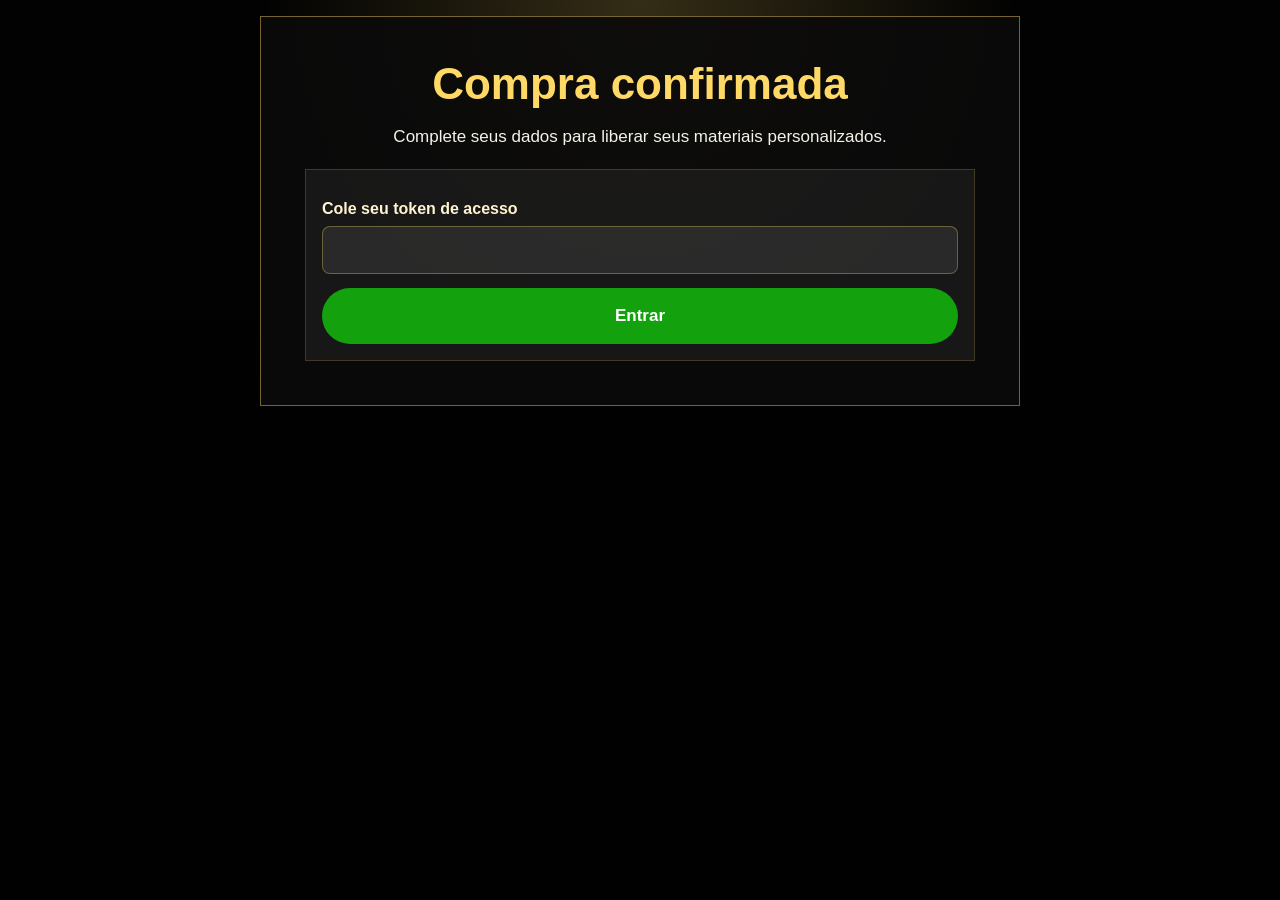
<file: acesso.html>
﻿<!doctype html>
<html lang="pt-BR">
<head>
  <meta charset="utf-8" />
  <meta name="viewport" content="width=device-width, initial-scale=1" />
  <title>Acesso liberado</title>
  <link rel="stylesheet" href="css/member-area.css" />
  <link rel="stylesheet" href="assets/css/quiz-premium-mobile.css?v=20260705195953">
</head>
<body>
  <main>
    <h1>Compra confirmada</h1>
    <p class="center">Complete seus dados para liberar seus materiais personalizados.</p>

    <div id="status"></div>

    <form id="accessForm" hidden>
      <div class="panel">
        <label>
          Nome completo
          <input name="name" autocomplete="name" required />
        </label>

        <label>
          E-mail
          <input name="email" type="email" autocomplete="email" required />
        </label>

        <div class="grid">
          <label>
            Dia de nascimento
            <input name="birthDay" inputmode="numeric" min="1" max="31" required />
          </label>
          <label>
            Mes de nascimento
            <input name="birthMonth" inputmode="numeric" min="1" max="12" required />
          </label>
        </div>

        <label>
          Ano de nascimento
          <input name="birthYear" inputmode="numeric" min="1900" max="2026" required />
        </label>

        <label>
          Principal area que deseja melhorar
          <select name="improvementArea" required>
            <option value="prosperidade">Prosperidade</option>
            <option value="amor">Amor</option>
            <option value="proteÃ§Ã£o">Protecao</option>
            <option value="clareza">Clareza</option>
            <option value="cura emocional">Cura emocional</option>
            <option value="proposito">Proposito</option>
          </select>
        </label>

        <label>
          Principal desafio atual
          <textarea name="currentChallenge" required>Tenho sentido bloqueios e quero clareza para destravar minha energia.</textarea>
        </label>

        <label>
          Objetivo espiritual/emocional
          <textarea name="spiritualGoal" required>Quero alinhar minha frequencia e receber direcionamento para os proximos dias.</textarea>
        </label>

        <label class="check">
          <input name="emailPermission" type="checkbox" checked />
          Permito receber meus materiais por e-mail.
        </label>
      </div>

      <div class="actions">
        <button type="submit">Liberar meus materiais</button>
      </div>
    </form>
  </main>

  <script src="js/member-api.js"></script>
  <script>
    const token = MemberApi.getToken();
    const statusEl = document.querySelector("#status");
    const form = document.querySelector("#accessForm");

    async function boot() {
      if (!token) {
        MemberApi.showTokenLogin(statusEl);
        return;
      }

      MemberApi.setLoading(statusEl, "Validando seu acesso...");

      try {
        const data = await MemberApi.access(token);
        if (data.hasSubmittedProfile) {
          window.location.href = MemberApi.pageUrl("membros", token);
          return;
        }

        const customer = data.customer || {};

        form.elements.name.value = customer.name || "";
        form.elements.email.value = customer.email || "";
        if (customer.birthDate) {
          form.elements.birthDay.value = customer.birthDate.day || "";
          form.elements.birthMonth.value = customer.birthDate.month || "";
          form.elements.birthYear.value = customer.birthDate.year || "";
        }

        statusEl.innerHTML = `
          <div class="panel center">
            <span class="badge">Acesso confirmado</span>
            <p>Oi, <strong>${customer.name || "Ana Clara"}</strong>.</p>
            <p class="muted">Seu token foi validado. Agora falta completar as informacoes para preparar seus PDFs.</p>
          </div>
        `;
        form.hidden = false;
      } catch (error) {
        MemberApi.showError(statusEl, error);
      }
    }

    form.addEventListener("submit", async (event) => {
      event.preventDefault();
      const button = form.querySelector("button");
      button.disabled = true;
      button.textContent = "Preparando...";
      MemberApi.setLoading(statusEl, "Preparando seus dados...");

      const payload = Object.fromEntries(new FormData(form).entries());
      payload.emailPermission = form.elements.emailPermission.checked;

      try {
        await MemberApi.submitAccess(token, payload);
        window.location.href = MemberApi.pageUrl("entrega", token);
      } catch (error) {
        MemberApi.showError(statusEl, error);
        button.disabled = false;
        button.textContent = "Liberar meus materiais";
      }
    });

    boot();
  </script>
  <script defer src="assets/js/quiz-premium-mobile.js?v=20260705195953"></script>
</body>
</html>
</file>
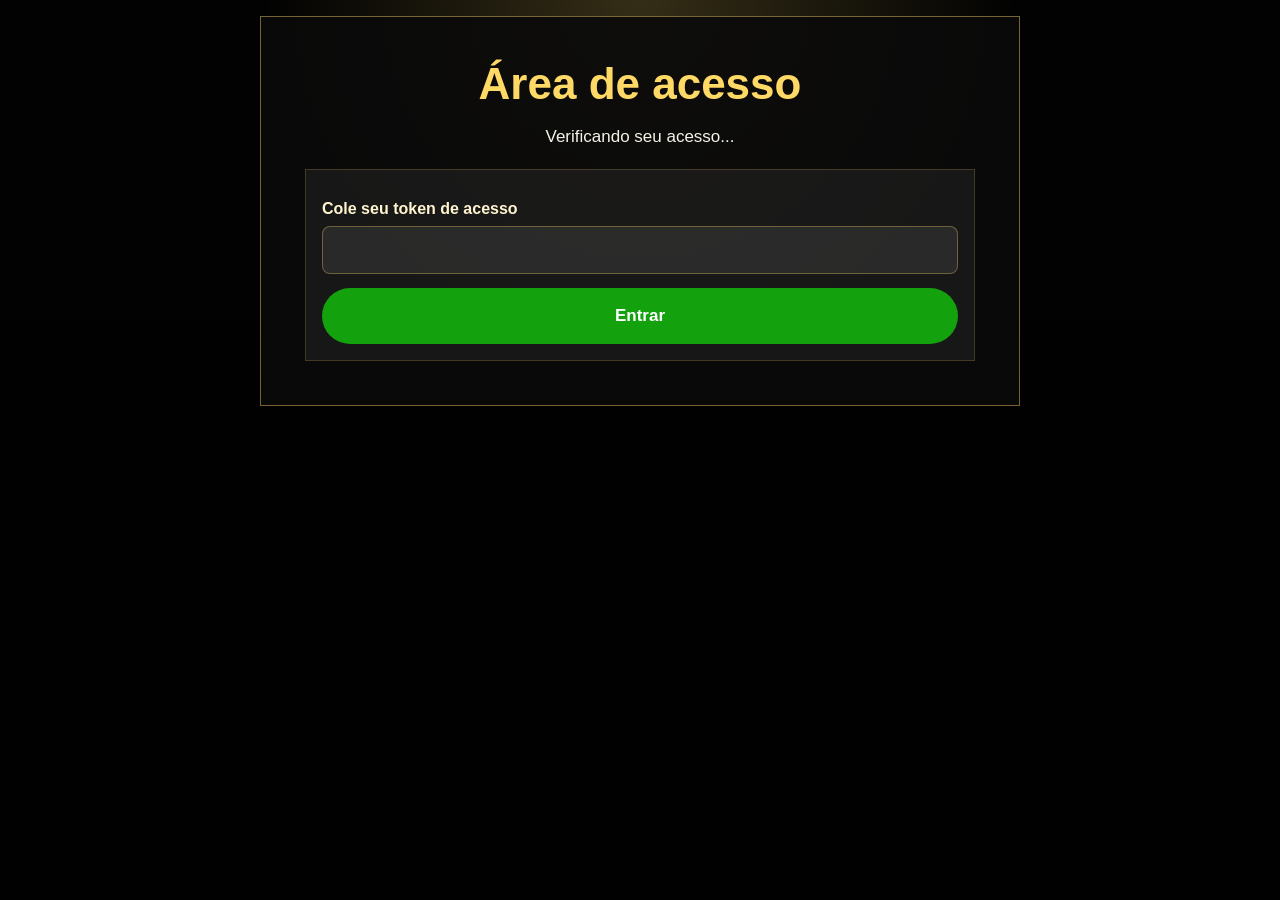
<file: bonus.html>
﻿<!doctype html>
<html lang="pt-BR">
<head>
  <meta charset="utf-8" />
  <meta name="viewport" content="width=device-width, initial-scale=1" />
  <title>&Aacute;rea de acesso</title>
  <link rel="stylesheet" href="css/member-area.css" />
  <link rel="stylesheet" href="assets/css/quiz-premium-mobile.css?v=20260705195953">
</head>
<body>
  <main>
    <h1>&Aacute;rea de acesso</h1>
    <p class="center">Verificando seu acesso...</p>

    <div id="content"></div>
  </main>

  <script src="js/member-api.js"></script>
  <script>
    const token = MemberApi.getToken();
    const content = document.querySelector("#content");

    async function boot() {
      if (!token) {
        MemberApi.showTokenLogin(content);
        return;
      }

      MemberApi.setLoading(content, "Verificando liberacao...");

      try {
        const data = await MemberApi.bonus(token);
        const brand = MemberApi.getBrand(data);
        document.title = brand.bonusName;
        document.querySelector("h1").textContent = brand.bonusName;
        document.querySelector(".center").textContent = brand.isXamanico
          ? "Este bônus xamânico libera depois da conclusão dos 7 dias."
          : "Este conteudo libera depois da conclusao dos 7 dias.";

        if (data.locked) {
          content.innerHTML = `
            <div class="panel center">
              <span class="badge">Bloqueado por enquanto</span>
              <p>${data.message || `Conclua os 7 dias para liberar ${brand.bonusName}.`}</p>
              <p class="muted">${(data.completedDays || []).length}/7 dias concluidos.</p>
            </div>
            <div class="actions">
              <a class="button" href="${MemberApi.pageUrl("frequencia", token)}">Continuar ${brand.isXamanico ? "jornada xamânica" : "jornada"}</a>
              <a class="button secondary" href="${MemberApi.pageUrl("progresso", token)}">${brand.progressName}</a>
              ${MemberApi.backToPanelHtml(token)}
            </div>
          `;
          return;
        }

        content.innerHTML = `
          <div class="panel center">
            <span class="badge">Liberado</span>
            <h2>${data.title || `${brand.bonusName} liberado`}</h2>
            <p>${data.message || `Voce concluiu os 7 dias e desbloqueou ${brand.bonusName}.`}</p>
            ${data.unlockedAt ? `<p class="muted">Liberado em ${MemberApi.formatDate(data.unlockedAt)}</p>` : ""}
          </div>
          <div class="actions">
            ${MemberApi.backToPanelHtml(token)}
          </div>
        `;
      } catch (error) {
        MemberApi.showError(content, error);
      }
    }

    boot();
  </script>
  <script defer src="assets/js/quiz-premium-mobile.js?v=20260705195953"></script>
</body>
</html>
</file>
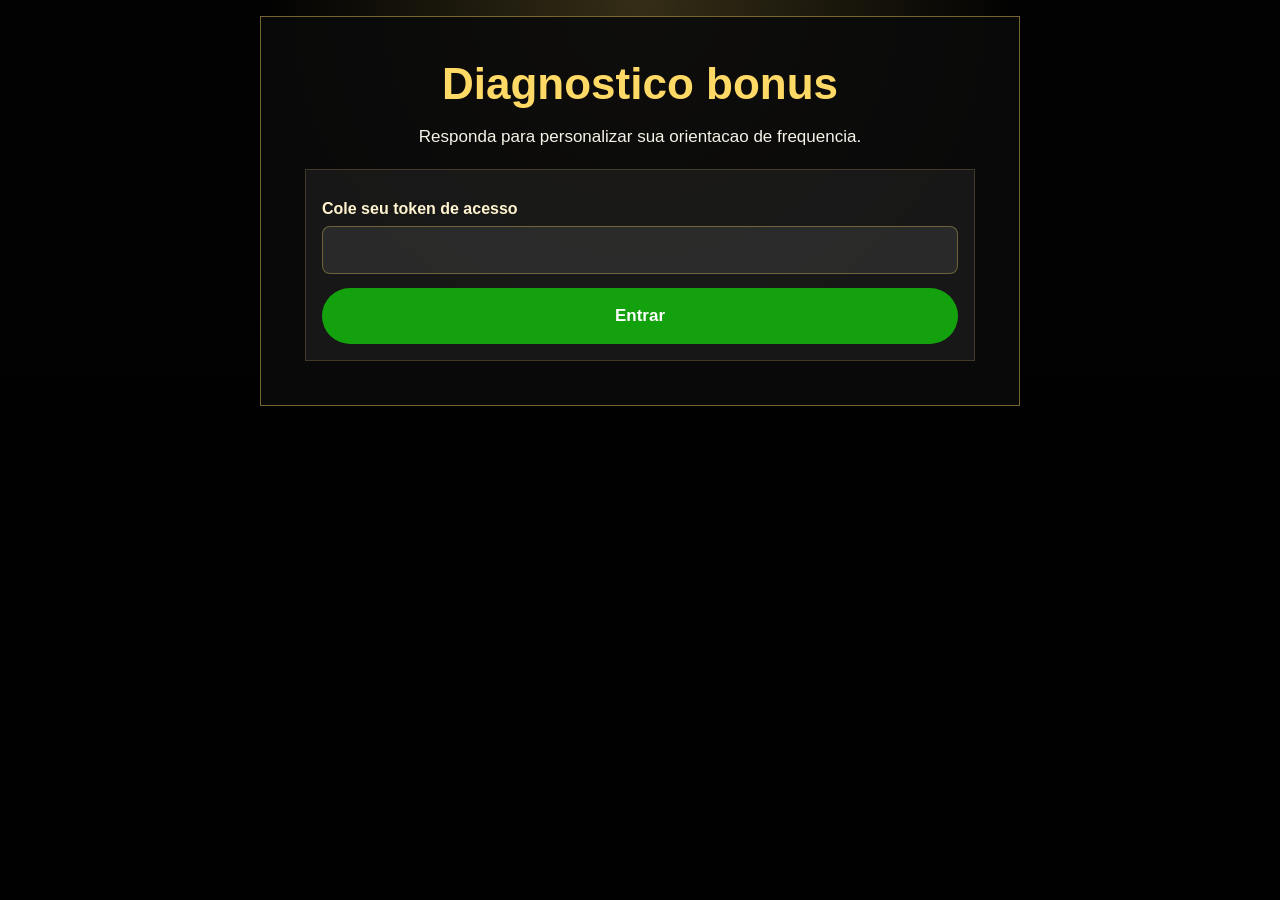
<file: diagnostico.html>
﻿<!doctype html>
<html lang="pt-BR">
<head>
  <meta charset="utf-8" />
  <meta name="viewport" content="width=device-width, initial-scale=1" />
  <title>Diagnostico bonus</title>
  <link rel="stylesheet" href="css/member-area.css" />
  <link rel="stylesheet" href="assets/css/quiz-premium-mobile.css?v=20260705195953">
</head>
<body>
  <main>
    <h1>Diagnostico bonus</h1>
    <p class="center">Responda para personalizar sua orientacao de frequencia.</p>

    <div id="content"></div>
  </main>

  <script src="js/member-api.js"></script>
  <script>
    const token = MemberApi.getToken();
    const content = document.querySelector("#content");

    function renderForm(data) {
      const previous = data.diagnostic?.answers || {};
      const questions = data.questions || [];

      content.innerHTML = `
        <form id="diagnosticForm">
          <div class="panel">
            ${questions.map((question) => `
              <label>
                ${question.label}
                <select name="${question.id}" required>
                  ${question.options.map((option) => `
                    <option value="${option.value}" ${previous[question.id] === option.value ? "selected" : ""}>${option.label}</option>
                  `).join("")}
                </select>
              </label>
            `).join("")}
          </div>
          <div class="actions">
            <button type="submit">Salvar diagnostico</button>
            ${MemberApi.backToPanelHtml(token)}
          </div>
        </form>
      `;

      document.querySelector("#diagnosticForm").addEventListener("submit", async (event) => {
        event.preventDefault();
        const button = event.currentTarget.querySelector("button");
        button.disabled = true;
        button.textContent = "Salvando...";

        try {
          const payload = Object.fromEntries(new FormData(event.currentTarget).entries());
          const response = await MemberApi.saveDiagnostic(token, payload);
          window.location.href = response.redirectUrl || MemberApi.pageUrl("frequencia", token);
        } catch (error) {
          MemberApi.showError(content, error);
        }
      });
    }

    async function boot() {
      if (!token) {
        MemberApi.showTokenLogin(content);
        return;
      }

      MemberApi.setLoading(content, "Carregando perguntas...");

      try {
        const data = await MemberApi.diagnostic(token);
        renderForm(data);
      } catch (error) {
        MemberApi.showError(content, error);
      }
    }

    boot();
  </script>
  <script defer src="assets/js/quiz-premium-mobile.js?v=20260705195953"></script>
</body>
</html>
</file>
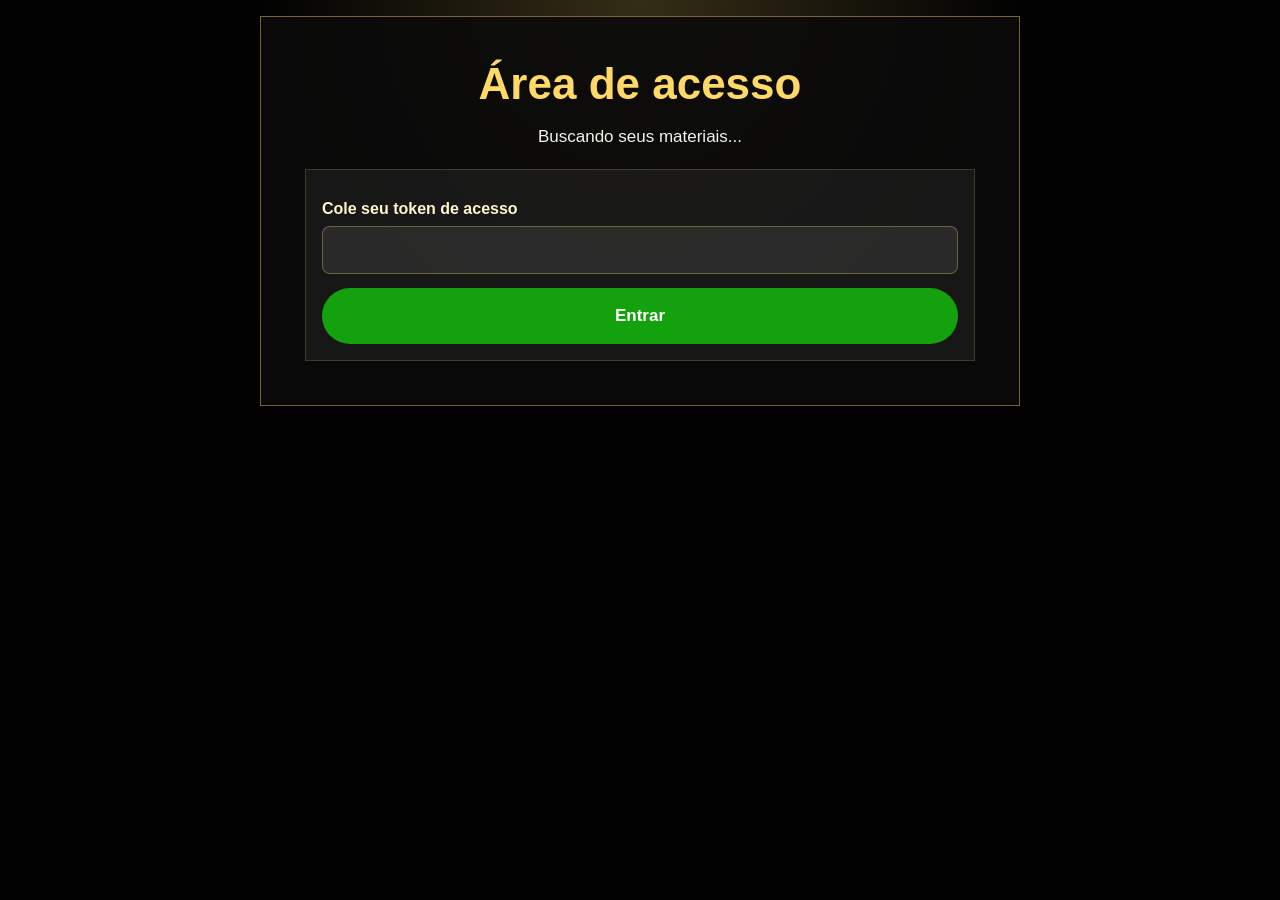
<file: entrega.html>
﻿<!doctype html>
<html lang="pt-BR">
<head>
  <meta charset="utf-8" />
  <meta name="viewport" content="width=device-width, initial-scale=1" />
  <title>&Aacute;rea de acesso</title>
  <link rel="stylesheet" href="css/member-area.css" />
  <link rel="stylesheet" href="assets/css/quiz-premium-mobile.css?v=20260705195953">
</head>
<body>
  <main>
    <h1>&Aacute;rea de acesso</h1>
    <p class="center">Buscando seus materiais...</p>

    <div id="content"></div>
  </main>

  <script src="js/member-api.js"></script>
  <script>
    const token = MemberApi.getToken();
    const content = document.querySelector("#content");

    function cleanLabel(text) {
      return String(text || "")
        .replace(/_/g, " ")
        .replace(/\.pdf$/i, "")
        .replace(/\s+/g, " ")
        .trim();
    }

    function labelFromKey(key) {
      const labels = {
        mapa: "Mapa Completo de Frequências Vibracionais",
        leitura: "Guia Vibracional do Nome",
        guia: "Guia Vibracional do Nome",
        prosperidade: "Livro dos Caminhos de Luz e Prosperidade",
        protecao: "Livro da Proteção Espiritual e Fortalecimento Interior",
        proteção: "Livro da Proteção Espiritual e Fortalecimento Interior",
        jornada: "Livro da Jornada Sagrada dos 7 Dias",
        bonus: "Depois dos 7 Dias"
      };

      const k = String(key || "").toLowerCase();

      if (labels[k]) return labels[k];
      if (k.includes("mapa")) return labels.mapa;
      if (k.includes("guia") || k.includes("leitura")) return labels.guia;
      if (k.includes("prosperidade") || k.includes("caminhos")) return labels.prosperidade;
      if (k.includes("protecao") || k.includes("proteção") || k.includes("fortalecimento")) return labels.protecao;
      if (k.includes("jornada") || k.includes("7 dias")) return labels.jornada;
      if (k.includes("bonus") || k.includes("bônus") || k.includes("depois")) return labels.bonus;

      return cleanLabel(key) || "Material personalizado";
    }

    function normalizeMaterials(data) {
      const result = [];
      const seen = new Set();

      function addItem(item, fallbackKey) {
        if (!item) return;

        let url = "";
        let label = "";
        let locked = false;
        let unlockText = "";

        if (typeof item === "string") {
          url = item;
          label = labelFromKey(fallbackKey || item);
        } else {
          url = item.url || item.href || item.downloadUrl || item.downloadURL || item.link || "";
          label = item.label || item.title || item.name || item.filename || item.fileName || labelFromKey(fallbackKey || item.id || item.key);
          locked = Boolean(item.locked || item.isLocked || item.available === false || item.unlocked === false);
          unlockText = item.unlockText || item.lockedText || item.message || item.availableAtText || "";
        }

        if (!label) label = labelFromKey(fallbackKey || url);
        const id = `${label}|${url}`;

        if (seen.has(id)) return;
        seen.add(id);

        result.push({ label, url, locked, unlockText });
      }

      const arrays = [
        data.materials,
        data.files,
        data.pdfs,
        data.downloads,
        data.deliveryFiles,
        data.generatedFiles,
        data.delivery && data.delivery.files,
        data.delivery && data.delivery.pdfs,
        data.delivery && data.delivery.downloads
      ];

      arrays.forEach((arr) => {
        if (Array.isArray(arr)) arr.forEach((item) => addItem(item));
      });

      const downloadUrls = data.downloadUrls || data.downloadURLS || data.urls || {};
      Object.keys(downloadUrls).forEach((key) => addItem(downloadUrls[key], key));

      const bonus =
        data.bonus ||
        data.bonusPdf ||
        data.bonusDownload ||
        data.lockedBonus ||
        data.afterSevenDaysBonus;

      if (bonus) addItem(bonus, "bonus");

      return result;
    }

    function normalizeText(value) {
      return String(value || "")
        .normalize("NFD")
        .replace(/[\u0300-\u036f]/g, "")
        .replace(/_/g, " ")
        .replace(/\.pdf$/i, "")
        .replace(/\s+/g, " ")
        .toLowerCase()
        .trim();
    }

    function labelFromKey(key) {
      const text = normalizeText(key);

      if (text.includes("mapa")) {
        return "Mapa Completo de Frequências Vibracionais";
      }

      if (text.includes("guia") || text.includes("leitura") || text.includes("nome")) {
        return "Guia Vibracional do Nome";
      }

      if (text.includes("caminhos") || text.includes("prosperidade")) {
        return "Livro dos Caminhos de Luz e Prosperidade";
      }

      if (text.includes("protecao") || text.includes("fortalecimento")) {
        return "Livro da Proteção Espiritual e Fortalecimento Interior";
      }

      if (text.includes("jornada") || text.includes("sagrada")) {
        return "Livro da Jornada Sagrada dos 7 Dias";
      }

      if (text.includes("bonus") || text.includes("depois")) {
        return "Depois dos 7 Dias";
      }

      return String(key || "Material personalizado")
        .replace(/_/g, " ")
        .replace(/\.pdf$/i, "")
        .trim();
    }

    function collectMaterials(data) {
      const list = [];

      function add(item, fallbackKey) {
        if (!item) return;

        if (typeof item === "string") {
          list.push({
            key: fallbackKey || item,
            label: labelFromKey(fallbackKey || item),
            url: item,
            locked: false,
            isBonus: normalizeText(fallbackKey || item).includes("bonus")
          });
          return;
        }

        const key = item.key || item.id || item.type || fallbackKey || item.filename || item.fileName || item.name || item.title || "";
        const label = item.label || item.title || item.name || item.filename || item.fileName || labelFromKey(key);
        const url = item.url || item.href || item.downloadUrl || item.downloadURL || item.link || "";
        const locked = Boolean(item.locked || item.isLocked || item.available === false || item.unlocked === false);
        const isBonus = Boolean(item.isBonus || item.bonus || normalizeText(key + " " + label).includes("bonus") || normalizeText(key + " " + label).includes("depois dos 7 dias"));

        list.push({
          key,
          label,
          url,
          locked,
          isBonus,
          unlockText: item.unlockText || item.lockedText || item.message || item.availableAtText || ""
        });
      }

      const downloadUrls = data.downloadUrls || data.downloadURLS || data.urls || {};
      Object.keys(downloadUrls).forEach((key) => add(downloadUrls[key], key));

      const arrays = [
        data.materials,
        data.files,
        data.pdfs,
        data.downloads,
        data.deliveryFiles,
        data.generatedFiles,
        data.delivery && data.delivery.files,
        data.delivery && data.delivery.pdfs,
        data.delivery && data.delivery.downloads
      ];

      arrays.forEach((arr) => {
        if (Array.isArray(arr)) arr.forEach((item) => add(item));
      });

      const bonus =
        data.bonus ||
        data.bonusPdf ||
        data.bonusDownload ||
        data.lockedBonus ||
        data.afterSevenDaysBonus;

      if (bonus) add(bonus, "bonus");

      return list;
    }

    function findMaterial(materials, terms, usedUrls) {
      let best = null;
      let bestScore = 0;

      materials.forEach((item) => {
        const haystack = normalizeText([
          item.key,
          item.label,
          item.url
        ].join(" "));

        let score = 0;
        terms.forEach((term) => {
          if (haystack.includes(normalizeText(term))) score++;
        });

        if (item.url && usedUrls.has(item.url)) score = 0;

        if (score > bestScore) {
          best = item;
          bestScore = score;
        }
      });

      return bestScore > 0 ? best : null;
    }

    function renderDownloadButton(item, label) {
      if (!item || !item.url) {
        return `
          <div class="panel center">
            <span class="badge">Material em preparação</span>
            <p><strong>${label}</strong></p>
            <p class="muted">Este arquivo ainda não veio do servidor. Gere novamente a entrega ou aguarde alguns instantes.</p>
          </div>
        `;
      }

      if (item.locked) {
        return `
          <div class="panel center">
            <span class="badge">Bônus bloqueado</span>
            <p><strong>${label}</strong></p>
            <p class="muted">${item.unlockText || "Disponível após completar seus 7 dias de prática."}</p>
          </div>
        `;
      }

      return `<a class="button" href="${item.url}" target="_blank" rel="noopener">Baixar ${label}</a>`;
    }

    function materialLinks(data) {
      const brand = MemberApi.getBrand(data);
      document.title = brand.materialsName;
      document.querySelector("h1").textContent = brand.materialsName;
      document.querySelector(".center").textContent = brand.isXamanico
        ? "Baixe seus materiais xamânicos personalizados e acesse seu Portal Xamânico."
        : "Baixe seus PDFs personalizados e acesse sua jornada de frequencia.";

      const materials = collectMaterials(data);
      const usedUrls = new Set();

      const expectedBooks = [
        {
          label: brand.isXamanico ? "Mapa Xamânico Personalizado" : "Mapa Completo de Frequências Vibracionais",
          terms: ["mapa", "frequencias", "vibracionais"]
        },
        {
          label: brand.mainMaterialName,
          terms: ["guia", "leitura", "nome"]
        },
        {
          label: brand.isXamanico ? "Mapa Xamânico da Prosperidade pelo Nome" : "Livro dos Caminhos de Luz e Prosperidade",
          terms: ["caminhos", "luz", "prosperidade"]
        },
        {
          label: brand.isXamanico ? "Ritual Xamânico de Proteção Espiritual do Nome" : "Livro da Proteção Espiritual e Fortalecimento Interior",
          terms: ["protecao", "espiritual", "fortalecimento", "interior"]
        },
        {
          label: brand.isXamanico ? "Protocolo Xamânico de Ativação Vibracional — 21 Dias" : "Protocolo de Ativação Vibracional — 21 Dias",
          terms: ["ativacao", "21 dias", "protocolo"]
        }
      ];

      const buttons = expectedBooks.map((book) => {
        const item = findMaterial(materials, book.terms, usedUrls);
        if (item && item.url) usedUrls.add(item.url);
        return renderDownloadButton(item, book.label);
      }).join("");

      const bonusItem = materials.find((item) => item.isBonus && !usedUrls.has(item.url));
      const bonusHtml = bonusItem ? renderDownloadButton(bonusItem, brand.afterSevenDaysName) : "";

      return `
        <div class="panel center">
          <span class="badge">Entrega liberada</span>
          <p>Oi, <strong>${data.name || "Gabriel"}</strong>.</p>
          <p class="muted">${brand.materialsName} preparados com sucesso.</p>
        </div>

        <div class="actions">
          ${buttons}
          ${bonusHtml}
          <a class="button secondary" href="${MemberApi.pageUrl("membros", token)}">Acessar ${brand.memberAreaName}</a>
          ${MemberApi.backToPanelHtml(token)}
        </div>
      `;
    }

    async function boot() {
      if (!token) {
        MemberApi.showTokenLogin(content);
        return;
      }

      MemberApi.setLoading(content, "Buscando seus materiais...");

      try {
        const data = await MemberApi.delivery(token);
        content.innerHTML = materialLinks(data);
      } catch (error) {
        content.innerHTML = `
          <div class="panel error">
            <strong>Materiais ainda nao encontrados.</strong>
            <p>${error.message}</p>
          </div>
          <div class="actions">
            <button id="generateButton">Gerar meus materiais agora</button>
            ${MemberApi.backToPanelHtml(token)}
          </div>
        `;

        document.querySelector("#generateButton").addEventListener("click", async () => {
          const button = document.querySelector("#generateButton");
          button.disabled = true;
          button.textContent = "Preparando seus dados...";
          try {
            await MemberApi.generateDelivery(token);
            const data = await MemberApi.delivery(token);
            content.innerHTML = materialLinks(data);
          } catch (generationError) {
            MemberApi.showError(content, generationError);
          }
        });
      }
    }

    boot();
  </script>
  <script defer src="assets/js/quiz-premium-mobile.js?v=20260705195953"></script>
</body>
</html>
</file>
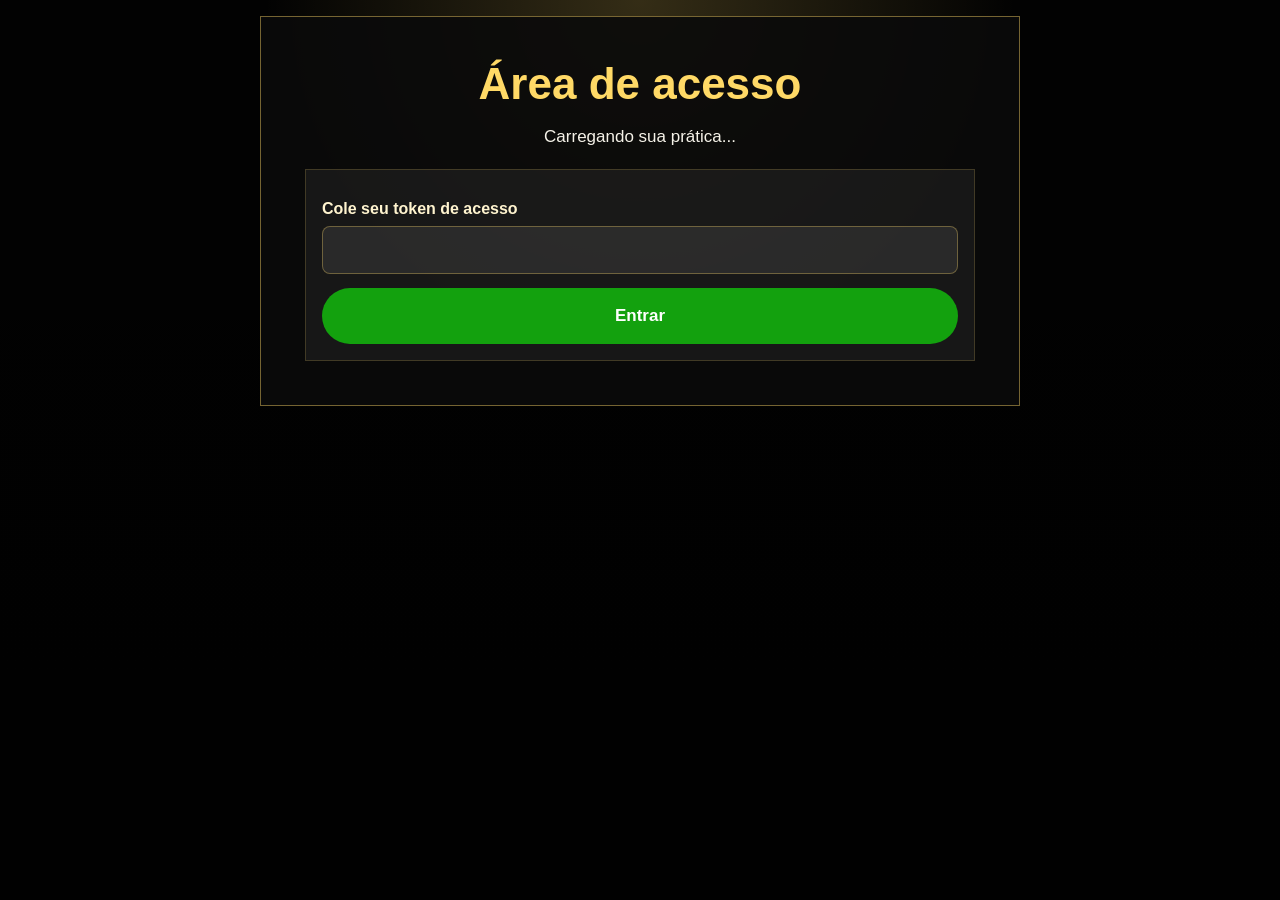
<file: frequencia.html>
﻿<!doctype html>
<html lang="pt-BR">
<head>
  <meta charset="utf-8" />
  <meta name="viewport" content="width=device-width, initial-scale=1" />
  <title>&Aacute;rea de acesso</title>
  <link rel="stylesheet" href="css/member-area.css" />
  <link rel="stylesheet" href="assets/css/quiz-premium-mobile.css?v=20260705195953">
</head>
<body>
  <main>
    <h1>&Aacute;rea de acesso</h1>
    <p class="center">Carregando sua pr&aacute;tica...</p>

    <div id="content"></div>
  </main>

  <script src="js/member-api.js"></script>
  <script>
    const token = MemberApi.getToken();
    const content = document.querySelector("#content");
    let heartbeatTimer = null;
    let audio = null;
    let currentBrand = MemberApi.getBrand({});

    function stopHeartbeat() {
      if (heartbeatTimer) window.clearInterval(heartbeatTimer);
      heartbeatTimer = null;
    }

    function progressPercent(state) {
      const required = Number(state.requiredListenSecondsPerDay || 3600);
      const listened = Number(state.listenSeconds || 0);
      return Math.min(100, Math.round((listened / required) * 100));
    }

    function renderState(state) {
      const completedDays = state.completedDays || [];
      const percent = progressPercent(state);
      const required = Number(state.requiredListenSecondsPerDay || 3600);
      const listened = Number(state.listenSeconds || 0);
      const currentDay = state.currentDay || Math.min(completedDays.length + 1, 7);
      const lockedMessage = state.nextDayUnlockAt
        ? `<p class="muted">Proximo dia libera em ${MemberApi.formatDate(state.nextDayUnlockAt)}.</p>`
        : "";
      const bonusLink = document.querySelector("#bonusLink");

      document.querySelector("#progressInfo").innerHTML = `
        <p><strong>Dia atual:</strong> ${currentDay} de 7</p>
        <div class="progressbar"><span style="width:${percent}%"></span></div>
        <p class="muted">${MemberApi.secondsLabel(listened)} contabilizados de ${MemberApi.secondsLabel(required)}.</p>
        <p class="muted">${completedDays.length}/7 dias concluidos.</p>
        ${lockedMessage}
      `;

      if (bonusLink) {
        bonusLink.hidden = false;
        bonusLink.textContent = state.bonusUnlocked
          ? `Abrir ${currentBrand.bonusName}`
          : `${currentBrand.bonusName} libera apos concluir 7 dias`;
      }
    }

    async function sendHeartbeat() {
      if (!audio || audio.paused) return;

      try {
        const response = await MemberApi.heartbeat(token, 10);
        const state = response.progress || response;
        renderState(state);
      } catch (error) {
        stopHeartbeat();
        MemberApi.showError(document.querySelector("#message"), error);
      }
    }

    function renderPlayer(data) {
      currentBrand = MemberApi.getBrand(data);
      document.title = currentBrand.frequencyName;
      document.querySelector("h1").textContent = currentBrand.frequencyName;
      document.querySelector(".center").textContent = currentBrand.isXamanico
        ? "Prática xamânica guiada para sua jornada de 7 dias."
        : "Sessao de frequencia - 60 minutos";

      content.innerHTML = `
        <div class="panel center">
          <span class="badge">${currentBrand.frequencyName}</span>
          <p>Oi, <strong>${data.name || "Ana Clara"}</strong>. Coloque o audio para tocar e mantenha a ${currentBrand.isXamanico ? "prática xamânica" : "sessao"} ativa.</p>
          <audio id="frequencyAudio" loop preload="auto"></audio>
          <div class="actions">
            <button id="playButton">${currentBrand.isXamanico ? "Iniciar prática" : "Iniciar sessao"}</button>
            <button id="pauseButton" class="secondary" disabled>Pausar</button>
          </div>
        </div>

        <div id="progressInfo" class="panel"></div>
        <div id="message"></div>

        <div class="actions">
          <a class="button secondary" href="${MemberApi.pageUrl("progresso", token)}">${currentBrand.progressName}</a>
          <a id="bonusLink" class="button secondary" href="${MemberApi.pageUrl("bonus", token)}">${currentBrand.bonusName} libera apos concluir 7 dias</a>
          ${MemberApi.backToPanelHtml(token)}
        </div>
      `;

      audio = document.querySelector("#frequencyAudio");
      audio.src = data.audioUrl;
      renderState(data);

      document.querySelector("#playButton").addEventListener("click", async () => {
        const playButton = document.querySelector("#playButton");
        const pauseButton = document.querySelector("#pauseButton");
        playButton.disabled = true;
        playButton.textContent = "Carregando...";
        try {
          await audio.play();
          playButton.textContent = currentBrand.isXamanico ? "Prática em andamento" : "Sessao em andamento";
          pauseButton.disabled = false;
          await sendHeartbeat();
          stopHeartbeat();
          heartbeatTimer = window.setInterval(sendHeartbeat, 10000);
        } catch (error) {
          playButton.disabled = false;
          playButton.textContent = currentBrand.isXamanico ? "Iniciar prática" : "Iniciar sessao";
          MemberApi.showError(document.querySelector("#message"), error);
        }
      });

      document.querySelector("#pauseButton").addEventListener("click", () => {
        audio.pause();
        stopHeartbeat();
        document.querySelector("#playButton").disabled = false;
        document.querySelector("#playButton").textContent = currentBrand.isXamanico ? "Continuar prática" : "Continuar sessao";
        document.querySelector("#pauseButton").disabled = true;
      });
    }

    async function boot() {
      if (!token) {
        MemberApi.showTokenLogin(content);
        return;
      }

      MemberApi.setLoading(content, "Abrindo sua sessao...");

      try {
        const data = await MemberApi.frequency(token);
        renderPlayer(data);
      } catch (error) {
        MemberApi.showError(content, error);
      }
    }

    window.addEventListener("beforeunload", stopHeartbeat);
    boot();
  </script>
  <script defer src="assets/js/quiz-premium-mobile.js?v=20260705195953"></script>
</body>
</html>
</file>
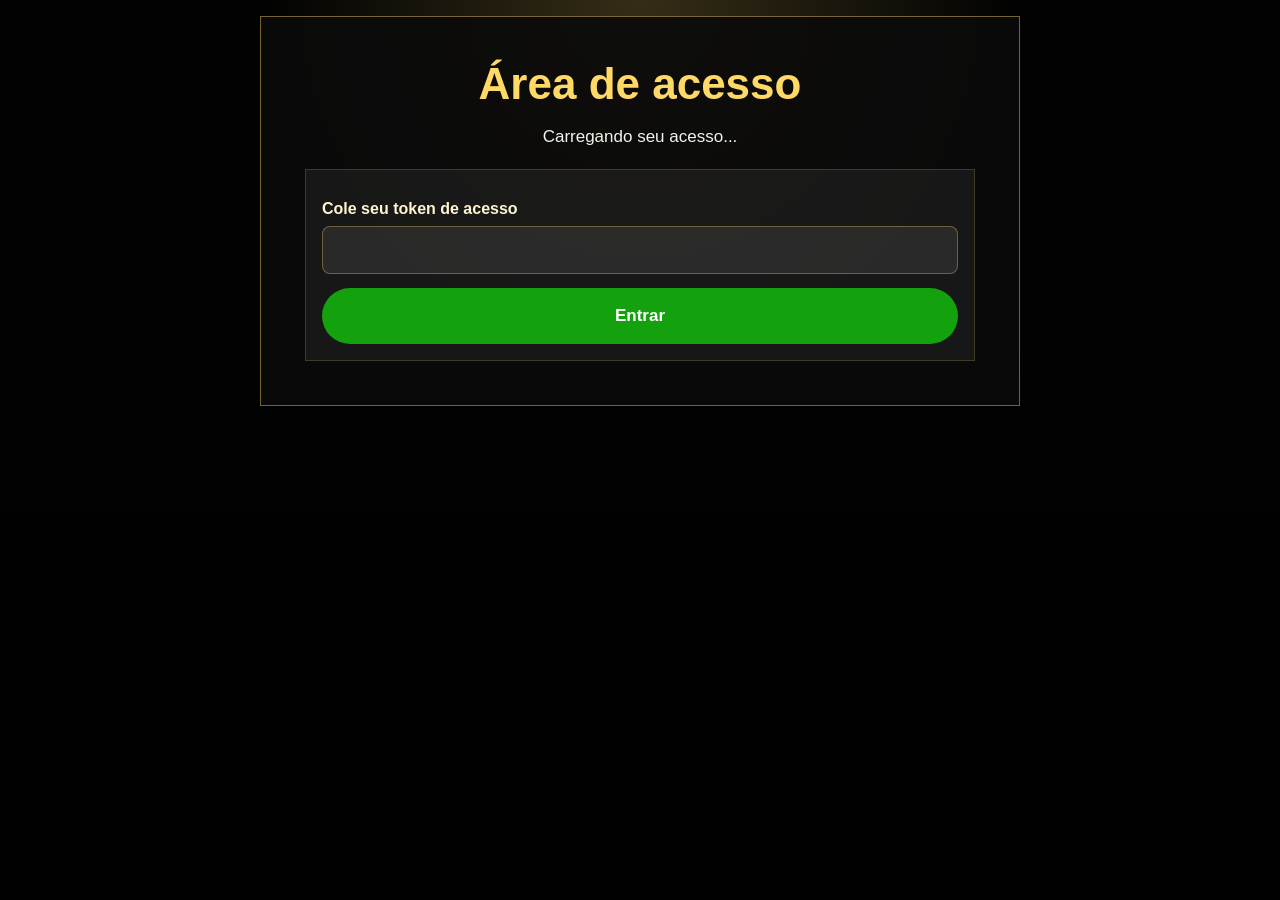
<file: membros.html>
﻿<!doctype html>
<html lang="pt-BR">
<head>
  <meta charset="utf-8" />
  <meta name="viewport" content="width=device-width, initial-scale=1" />
  <title>&Aacute;rea de acesso</title>
  <link rel="stylesheet" href="css/member-area.css" />
  <link rel="stylesheet" href="assets/css/quiz-premium-mobile.css?v=20260705195953">
</head>
<body>
  <main>
    <h1>&Aacute;rea de acesso</h1>
    <p class="center">Carregando seu acesso...</p>

    <div id="content"></div>
  </main>

  <script src="js/member-api.js"></script>
  <script>
    const initialToken = MemberApi.getToken();
    const content = document.querySelector("#content");

    function dashboard(data) {
      const brand = MemberApi.getBrand(data);
      const progress = data.progress || {};
      const completed = (progress.completedDays || []).length;
      const bonusUnlocked = Boolean(progress.bonusUnlocked);
      const diagnosticText = data.diagnostic?.completed
        ? `${brand.diagnosticName} respondido`
        : brand.diagnosticName;
      const bonusText = bonusUnlocked
        ? `Abrir ${brand.bonusName}`
        : `${brand.bonusName} libera apos concluir 7 dias`;

      document.title = brand.memberAreaName;
      document.querySelector("h1").textContent = brand.memberAreaName;
      document.querySelector(".center").textContent = brand.isXamanico
        ? "Acesse seus materiais xamânicos, diagnóstico xamânico bônus e prática xamânica guiada."
        : "Use o token enviado por e-mail para acessar seus materiais e sua jornada.";

      content.innerHTML = `
        <div class="panel center">
          <span class="badge">Acesso vitalicio</span>
          <p>Oi, <strong>${data.name || "Ana Clara"}</strong>.</p>
          <p class="muted">${completed}/7 dias concluidos na ${brand.progressName.toLowerCase()}.</p>
        </div>

        <div class="actions">
          <a class="button" href="${MemberApi.pageUrl("entrega", data.token)}">Baixar ${brand.materialsName.toLowerCase()}</a>
          <a class="button secondary" href="${MemberApi.pageUrl("frequencia", data.token)}">${brand.isXamanico ? "Ouvir prática xamânica" : "Ouvir frequência"}</a>
          <a class="button secondary" href="${MemberApi.pageUrl("diagnostico", data.token)}">${diagnosticText}</a>
          <a class="button secondary" href="${MemberApi.pageUrl("progresso", data.token)}">${brand.progressName}</a>
          <a class="button secondary" href="${MemberApi.pageUrl("bonus", data.token)}">${bonusText}</a>
        </div>
      `;
    }

    async function boot() {
      if (!initialToken) {
        MemberApi.showTokenLogin(content);
        return;
      }

      MemberApi.setLoading(content, "Abrindo sua area...");

      try {
        const data = await MemberApi.member(initialToken);
        dashboard(data);
      } catch (error) {
        MemberApi.showError(content, error);
        const retry = document.createElement("div");
        retry.className = "actions";
        retry.innerHTML = '<button class="secondary" id="retryLogin">Tentar outro token</button>';
        content.appendChild(retry);
        document.querySelector("#retryLogin").addEventListener("click", () => {
          localStorage.removeItem("frequenciaAccessToken");
          localStorage.removeItem("frequencia_access_token");
          window.location.href = "membros.html";
        });
      }
    }

    boot();
  </script>
  <script defer src="assets/js/quiz-premium-mobile.js?v=20260705195953"></script>
</body>
</html>
</file>
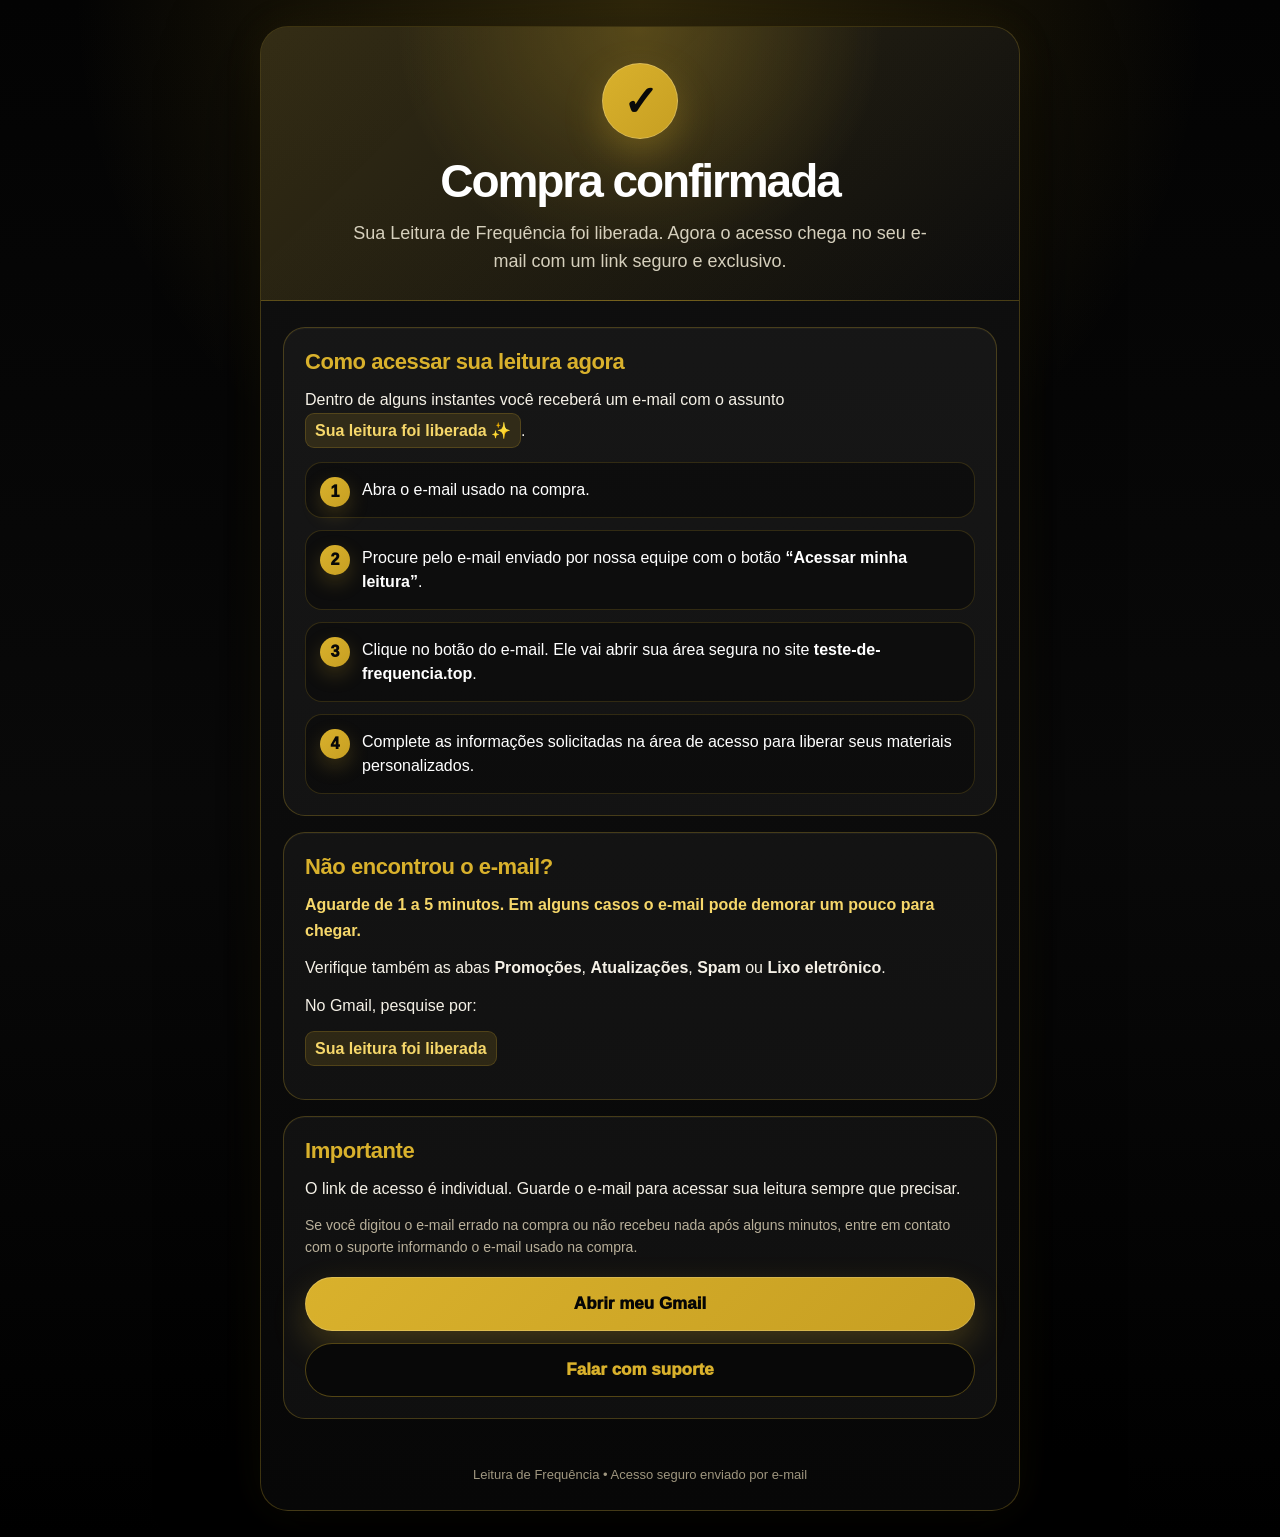
<file: obrigado.html>
﻿<!doctype html>
<html lang="pt-BR">
<head>
  <meta charset="utf-8" />
  <meta name="viewport" content="width=device-width, initial-scale=1" />
  <title>Compra confirmada | Leitura de Frequência</title>
  <meta name="robots" content="noindex,nofollow" />
  <style>
    *{box-sizing:border-box}

    :root{
      --black:#030303;
      --black-2:#090909;
      --black-3:#121212;
      --card:#0d0d0d;
      --gold:#D9B12C;
      --gold-2:#C79F22;
      --gold-soft:rgba(217,177,44,.16);
      --text:#ffffff;
      --muted:#d6d0bd;
      --line:rgba(217,177,44,.26);
    }

    body{
      margin:0;
      min-height:100vh;
      font-family:Inter, Poppins, "Segoe UI", Arial, sans-serif;
      background:
        radial-gradient(circle at top, rgba(217,177,44,.22), transparent 34%),
        linear-gradient(180deg,var(--black) 0%,var(--black-2) 52%,#000 100%);
      color:var(--text);
      display:flex;
      align-items:center;
      justify-content:center;
      padding:26px 14px;
    }

    .wrap{
      width:min(760px,100%);
    }

    .card{
      background:linear-gradient(180deg,#101010 0%,#070707 100%);
      border:1px solid var(--line);
      box-shadow:0 24px 90px rgba(0,0,0,.72), 0 0 42px rgba(217,177,44,.08);
      border-radius:28px;
      overflow:hidden;
    }

    .top{
      padding:36px 24px 24px;
      text-align:center;
      background:
        radial-gradient(circle at top, rgba(217,177,44,.28), transparent 52%),
        linear-gradient(135deg,rgba(217,177,44,.18),rgba(0,0,0,.12));
      border-bottom:1px solid var(--line);
    }

    .seal{
      width:76px;
      height:76px;
      border-radius:999px;
      display:flex;
      align-items:center;
      justify-content:center;
      margin:0 auto 18px;
      background:linear-gradient(135deg,var(--gold),var(--gold-2));
      color:#090909;
      font-size:42px;
      font-weight:1000;
      box-shadow:0 14px 38px rgba(217,177,44,.30);
      border:1px solid rgba(255,255,255,.22);
    }

    h1{
      margin:0;
      font-size:clamp(30px,7vw,46px);
      line-height:1.05;
      letter-spacing:-.045em;
      color:#fff;
    }

    .sub{
      margin:15px auto 0;
      max-width:58ch;
      color:var(--muted);
      font-size:18px;
      line-height:1.55;
    }

    .body{
      padding:26px 22px 30px;
    }

    .box{
      background:rgba(255,255,255,.035);
      border:1px solid var(--line);
      border-radius:22px;
      padding:21px;
      margin-bottom:16px;
      box-shadow:inset 0 1px 0 rgba(255,255,255,.03);
    }

    .box h2{
      margin:0 0 12px;
      font-size:22px;
      color:var(--gold);
      letter-spacing:-.02em;
    }

    .box p{
      margin:0 0 12px;
      color:#f5f1e7;
      line-height:1.6;
      font-size:16px;
    }

    .steps{
      counter-reset:item;
      display:grid;
      gap:12px;
      margin-top:14px;
    }

    .step{
      position:relative;
      padding:15px 15px 15px 56px;
      border-radius:17px;
      background:rgba(0,0,0,.34);
      border:1px solid rgba(217,177,44,.18);
      color:#fff;
      line-height:1.5;
    }

    .step:before{
      counter-increment:item;
      content:counter(item);
      position:absolute;
      left:14px;
      top:14px;
      width:30px;
      height:30px;
      border-radius:50%;
      background:linear-gradient(135deg,var(--gold),var(--gold-2));
      color:#080808;
      display:flex;
      align-items:center;
      justify-content:center;
      font-weight:1000;
      box-shadow:0 8px 20px rgba(217,177,44,.22);
    }

    .email-name{
      display:inline-block;
      padding:4px 9px;
      border-radius:9px;
      background:rgba(217,177,44,.14);
      color:#F6D76A;
      font-weight:900;
      border:1px solid rgba(217,177,44,.20);
    }

    .btns{
      display:grid;
      gap:12px;
      margin-top:18px;
    }

    .btn{
      display:block;
      text-align:center;
      text-decoration:none;
      padding:16px 18px;
      border-radius:999px;
      font-weight:1000;
      font-size:17px;
      transition:transform .15s ease, box-shadow .15s ease;
    }

    .btn:active{
      transform:scale(.98);
    }

    .btn.primary{
      background:linear-gradient(135deg,var(--gold),var(--gold-2));
      color:#050505;
      box-shadow:0 14px 34px rgba(217,177,44,.24);
      border:1px solid rgba(255,255,255,.18);
    }

    .btn.secondary{
      background:#080808;
      color:var(--gold);
      border:1px solid rgba(217,177,44,.36);
    }

    .warn{
      color:#F6D76A !important;
      font-weight:800;
    }

    .small{
      font-size:14px !important;
      color:#b9b09a !important;
    }

    .footer{
      text-align:center;
      color:#9f967f;
      font-size:13px;
      padding:0 22px 26px;
      line-height:1.5;
    }

    @media (max-width:520px){
      body{padding:0;background:#000}
      .card{border-radius:0;min-height:100vh;border-left:0;border-right:0}
      .top{padding-top:42px}
      .body{padding:22px 16px 28px}
      .box{padding:18px 15px}
      .sub{font-size:16px}
    }
  </style>
  <link rel="stylesheet" href="assets/css/quiz-premium-mobile.css?v=20260705195953">
</head>
<body>
  <main class="wrap">
    <section class="card">
      <div class="top">
        <div class="seal">✓</div>
        <h1>Compra confirmada</h1>
        <p class="sub">
          Sua Leitura de Frequência foi liberada. Agora o acesso chega no seu e-mail com um link seguro e exclusivo.
        </p>
      </div>

      <div class="body">
        <div class="box">
          <h2>Como acessar sua leitura agora</h2>
          <p>
            Dentro de alguns instantes você receberá um e-mail com o assunto
            <span class="email-name">Sua leitura foi liberada ✨</span>.
          </p>

          <div class="steps">
            <div class="step">Abra o e-mail usado na compra.</div>
            <div class="step">
              Procure pelo e-mail enviado por nossa equipe com o botão
              <strong>“Acessar minha leitura”</strong>.
            </div>
            <div class="step">
              Clique no botão do e-mail. Ele vai abrir sua área segura no site
              <strong>teste-de-frequencia.top</strong>.
            </div>
            <div class="step">
              Complete as informações solicitadas na área de acesso para liberar seus materiais personalizados.
            </div>
          </div>
        </div>

        <div class="box">
          <h2>Não encontrou o e-mail?</h2>
          <p class="warn">
            Aguarde de 1 a 5 minutos. Em alguns casos o e-mail pode demorar um pouco para chegar.
          </p>
          <p>
            Verifique também as abas <strong>Promoções</strong>, <strong>Atualizações</strong>,
            <strong>Spam</strong> ou <strong>Lixo eletrônico</strong>.
          </p>
          <p>No Gmail, pesquise por:</p>
          <p><span class="email-name">Sua leitura foi liberada</span></p>
        </div>

        <div class="box">
          <h2>Importante</h2>
          <p>
            O link de acesso é individual. Guarde o e-mail para acessar sua leitura sempre que precisar.
          </p>
          <p class="small">
            Se você digitou o e-mail errado na compra ou não recebeu nada após alguns minutos,
            entre em contato com o suporte informando o e-mail usado na compra.
          </p>

          <div class="btns">
            <a class="btn primary" href="https://mail.google.com/" target="_blank" rel="noopener">
              Abrir meu Gmail
            </a>
            <a class="btn secondary" href="mailto:contato@teste-de-frequencia.top?subject=Ajuda%20com%20meu%20acesso%20-%20Leitura%20de%20Frequ%C3%AAncia">
              Falar com suporte
            </a>
          </div>
        </div>
      </div>

      <div class="footer">
        Leitura de Frequência • Acesso seguro enviado por e-mail
      </div>
    </section>
  </main>
  <script defer src="assets/js/quiz-premium-mobile.js?v=20260705195953"></script>
</body>
</html>
</file>
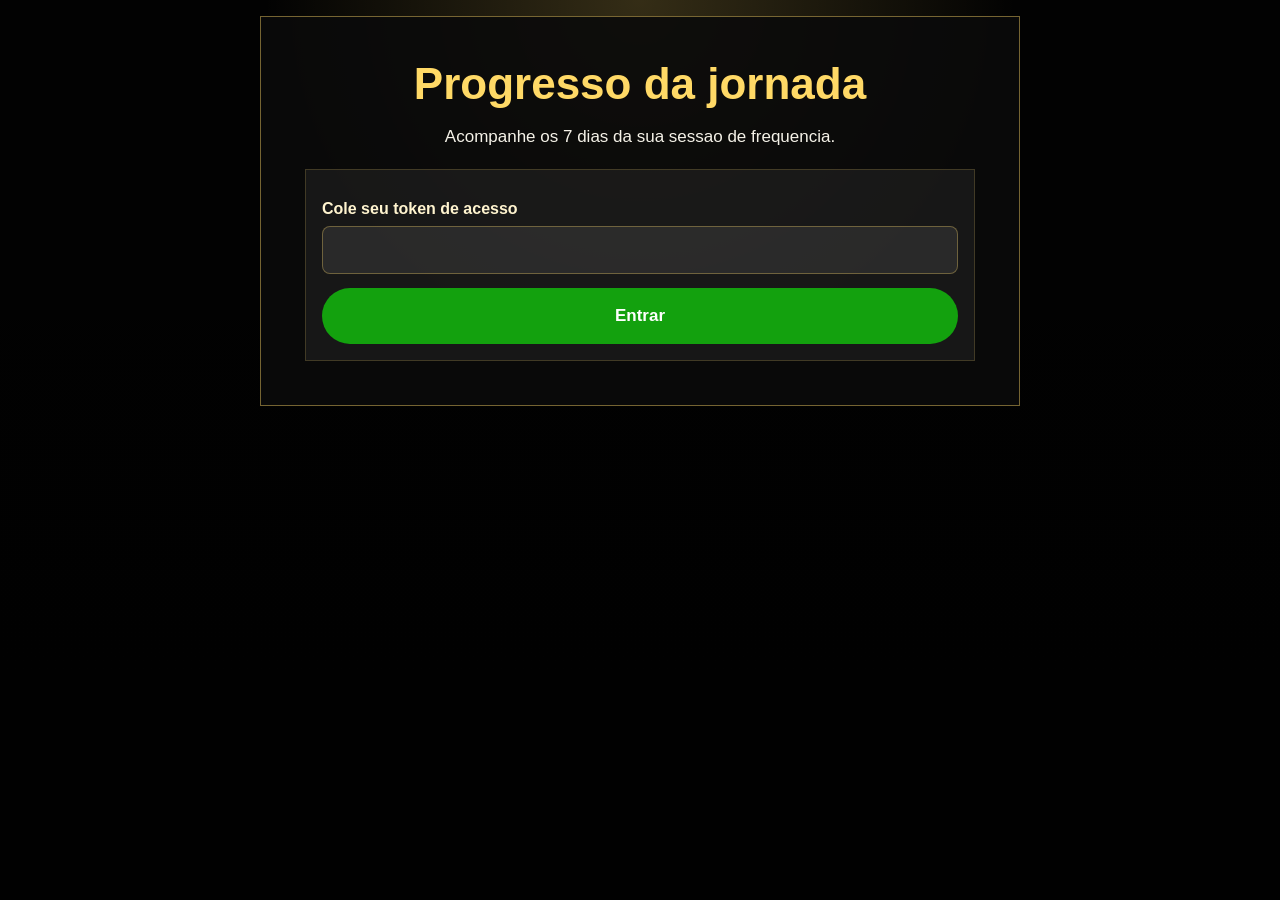
<file: progresso.html>
﻿<!doctype html>
<html lang="pt-BR">
<head>
  <meta charset="utf-8" />
  <meta name="viewport" content="width=device-width, initial-scale=1" />
  <title>Progresso da jornada</title>
  <link rel="stylesheet" href="css/member-area.css" />
  <link rel="stylesheet" href="assets/css/quiz-premium-mobile.css?v=20260705195953">
</head>
<body>
  <main>
    <h1>Progresso da jornada</h1>
    <p class="center">Acompanhe os 7 dias da sua sessao de frequencia.</p>

    <div id="content"></div>
  </main>

  <script src="js/member-api.js"></script>
  <script>
    const token = MemberApi.getToken();
    const content = document.querySelector("#content");

    function dayCard(day, requiredSeconds) {
      const listened = Number(day.listenSeconds || 0);
      const required = Number(day.requiredSeconds || requiredSeconds || 3600);
      const percent = Math.min(100, Math.round((listened / required) * 100));
      const status = day.completedAt ? "Concluido" : "Em andamento";

      return `
        <div class="panel">
          <h2>Dia ${day.day} - ${status}</h2>
          <div class="progressbar"><span style="width:${percent}%"></span></div>
          <p class="muted">${MemberApi.secondsLabel(listened)} de ${MemberApi.secondsLabel(required)}</p>
          ${day.unlockedAt ? `<p class="muted">Liberado em ${MemberApi.formatDate(day.unlockedAt)}</p>` : ""}
          ${day.completedAt ? `<p class="muted">Concluido em ${MemberApi.formatDate(day.completedAt)}</p>` : ""}
        </div>
      `;
    }

    async function boot() {
      if (!token) {
        MemberApi.showTokenLogin(content);
        return;
      }

      MemberApi.setLoading(content, "Carregando progresso...");

      try {
        const data = await MemberApi.progress(token);
        const progress = data.progress || {};
        const days = progress.days || [];
        const completed = progress.completedDays || [];
        const bonusText = progress.bonusUnlocked
          ? "Abrir bonus secreto"
          : "Bonus secreto libera apos concluir 7 dias";

        content.innerHTML = `
          <div class="panel center">
            <span class="badge">${completed.length}/7 dias concluidos</span>
            <p class="muted">O proximo dia libera automaticamente depois do intervalo configurado no servidor.</p>
          </div>

          ${days.map((day) => dayCard(day, progress.requiredListenSecondsPerDay)).join("")}

          <div class="actions">
            <a class="button" href="${MemberApi.pageUrl("frequencia", token)}">Continuar frequencia</a>
            <a class="button secondary" href="${MemberApi.pageUrl("bonus", token)}">${bonusText}</a>
            ${MemberApi.backToPanelHtml(token)}
          </div>
        `;
      } catch (error) {
        MemberApi.showError(content, error);
      }
    }

    boot();
  </script>
  <script defer src="assets/js/quiz-premium-mobile.js?v=20260705195953"></script>
</body>
</html>
</file>
<file: css/member-area.css>
:root {
  color-scheme: dark;
  font-family: Arial, Helvetica, sans-serif;
  background: #070707;
  color: #ffffff;
}

* {
  box-sizing: border-box;
}

body {
  margin: 0;
  min-height: 100vh;
  background:
    radial-gradient(circle at 50% 0%, rgba(255, 217, 102, 0.2), transparent 34%),
    linear-gradient(rgba(0, 0, 0, 0.72), rgba(0, 0, 0, 0.9)),
    #070707;
  padding: 16px;
}

main {
  width: min(760px, 100%);
  margin: 0 auto;
  border: 1px solid rgba(255, 217, 102, 0.44);
  background: rgba(10, 10, 10, 0.9);
  padding: clamp(22px, 6vw, 44px);
}

h1 {
  margin: 0 0 14px;
  color: #ffd966;
  font-size: clamp(30px, 8vw, 44px);
  line-height: 1.05;
  text-align: center;
}

h2 {
  margin: 28px 0 12px;
  color: #fff2b8;
  font-size: 22px;
}

p {
  color: #f5f2e8;
  font-size: 17px;
  line-height: 1.55;
}

.center {
  text-align: center;
}

.panel {
  margin-top: 18px;
  border: 1px solid rgba(255, 217, 102, 0.18);
  background: rgba(255, 255, 255, 0.06);
  padding: 16px;
}

.muted {
  color: #c9c2ad;
  font-size: 15px;
}

.badge {
  display: inline-block;
  border: 1px solid rgba(255, 217, 102, 0.65);
  color: #ffd966;
  padding: 8px 14px;
  border-radius: 999px;
  font-weight: 800;
}

.actions,
.grid {
  display: grid;
  gap: 12px;
  margin-top: 22px;
}

a.button,
button {
  display: flex;
  align-items: center;
  justify-content: center;
  width: 100%;
  min-height: 56px;
  border: 0;
  border-radius: 999px;
  background: #13a10e;
  color: #fff;
  padding: 14px 22px;
  text-decoration: none;
  font-size: 17px;
  font-weight: 800;
  text-align: center;
  cursor: pointer;
}

a.secondary,
button.secondary {
  background: transparent;
  border: 1px solid rgba(255, 217, 102, 0.7);
}

button:disabled,
a.button[aria-disabled="true"] {
  opacity: 0.55;
  pointer-events: none;
}

label {
  display: grid;
  gap: 8px;
  margin: 14px 0;
  color: #fff4cf;
  font-weight: 800;
}

input,
select,
textarea {
  width: 100%;
  border: 1px solid rgba(255, 217, 102, 0.32);
  border-radius: 8px;
  background: rgba(255, 255, 255, 0.08);
  color: #fff;
  padding: 14px;
  font-size: 16px;
}

textarea {
  min-height: 110px;
  resize: vertical;
}

input[type="checkbox"] {
  width: auto;
}

.check {
  display: flex;
  grid-template-columns: none;
  align-items: center;
  gap: 10px;
}

select option {
  color: #111;
}

.progressbar {
  height: 12px;
  border: 1px solid rgba(255, 217, 102, 0.42);
  border-radius: 999px;
  overflow: hidden;
  background: rgba(255, 255, 255, 0.08);
}

.progressbar span {
  display: block;
  width: 0%;
  height: 100%;
  background: #13a10e;
  transition: width 0.2s ease;
}

.error {
  border-color: rgba(255, 100, 100, 0.55);
  color: #ffd0d0;
}

@media (min-width: 700px) {
  .grid {
    grid-template-columns: 1fr 1fr;
  }
}
</file>
<file: assets/css/quiz-premium-mobile.css>
﻿:root {
  --gv-text-main: #253754;
  --gv-text-strong: #182946;
  --gv-text-deep: #13233d;
  --gv-text-soft: #314866;

  --gv-card-bg-a: rgba(255, 249, 230, 0.88);
  --gv-card-bg-b: rgba(246, 231, 188, 0.80);
  --gv-card-border: rgba(219, 176, 55, 0.95);
  --gv-card-shadow: 0 14px 32px rgba(23, 35, 71, 0.16);

  --gv-gold-strong: #b98a1e;
}

/* títulos soltos - SEM caixa */
.gv-floating-title {
  max-width: calc(100% - 24px) !important;
  margin: 10px auto 14px !important;
  padding: 0 !important;
  background: transparent !important;
  border: none !important;
  box-shadow: none !important;
  backdrop-filter: none !important;
  -webkit-backdrop-filter: none !important;
  color: var(--gv-text-deep) !important;
  text-align: center !important;
  line-height: 1.22 !important;
  letter-spacing: -0.01em !important;
  text-shadow:
    0 1px 0 rgba(255,255,255,0.88),
    0 0 8px rgba(255,255,255,0.55),
    0 0 18px rgba(255,255,255,0.28) !important;
}

/* título principal da primeira tela */
.gv-hero-title {
  font-weight: 900 !important;
  color: #1b2e4c !important;
  text-shadow:
    0 1px 0 rgba(255,255,255,0.92),
    0 0 10px rgba(255,255,255,0.62),
    0 0 22px rgba(255,255,255,0.28) !important;
}

/* subtítulos tipo "Selecione seu gênero..." */
.gv-subtitle-strong {
  max-width: calc(100% - 28px) !important;
  margin: 8px auto 16px !important;
  color: #213452 !important;
  text-align: center !important;
  font-weight: 800 !important;
  line-height: 1.24 !important;
  text-shadow:
    0 1px 0 rgba(255,255,255,0.88),
    0 0 8px rgba(255,255,255,0.52),
    0 0 16px rgba(255,255,255,0.22) !important;
}

/* textos pequenos soltos */
.gv-soft-readable {
  color: #233653 !important;
  text-shadow:
    0 1px 0 rgba(255,255,255,0.78),
    0 0 8px rgba(255,255,255,0.28) !important;
}

/* destaque na parte de privacidade */
.gv-info-polish {
  color: #1f3150 !important;
  font-weight: 800 !important;
  text-shadow:
    0 1px 0 rgba(255,255,255,0.82),
    0 0 8px rgba(255,255,255,0.24) !important;
}

/* linha estatística / explicativa pequena */
.gv-bottom-readable {
  color: #314866 !important;
  font-weight: 700 !important;
  text-shadow:
    0 1px 0 rgba(255,255,255,0.68),
    0 0 7px rgba(255,255,255,0.18) !important;
}

/* grid dos botões premium */
.gv-premium-choice-grid {
  display: grid !important;
  grid-template-columns: repeat(2, minmax(0, 1fr)) !important;
  gap: 14px !important;
  width: min(100%, 560px) !important;
  margin-left: auto !important;
  margin-right: auto !important;
}

.gv-premium-choice {
  min-height: 112px !important;
  width: 100% !important;
  padding: 18px 12px !important;
  border-radius: 22px !important;
  border: 1.5px solid var(--gv-card-border) !important;
  background:
    linear-gradient(180deg, var(--gv-card-bg-a) 0%, var(--gv-card-bg-b) 100%) !important;
  color: var(--gv-text-strong) !important;
  box-shadow:
    var(--gv-card-shadow),
    inset 0 1px 0 rgba(255,255,255,0.64) !important;
  backdrop-filter: blur(11px) !important;
  -webkit-backdrop-filter: blur(11px) !important;
  display: flex !important;
  flex-direction: column !important;
  align-items: center !important;
  justify-content: center !important;
  gap: 10px !important;
  text-align: center !important;
  font-weight: 850 !important;
  letter-spacing: -0.01em !important;
  transition: transform 0.18s ease, box-shadow 0.18s ease, background 0.18s ease !important;
}

.gv-premium-choice:hover,
.gv-premium-choice:focus,
.gv-premium-choice:active {
  transform: translateY(-2px) !important;
  background:
    linear-gradient(180deg, rgba(255, 247, 216, 0.96) 0%, rgba(247, 222, 148, 0.90) 100%) !important;
  box-shadow:
    0 18px 36px rgba(23, 35, 71, 0.20),
    inset 0 1px 0 rgba(255,255,255,0.68) !important;
}

.gv-premium-choice *,
.gv-premium-choice span,
.gv-premium-choice strong,
.gv-premium-choice div {
  color: var(--gv-text-strong) !important;
  font-weight: 850 !important;
}

.gv-premium-choice svg,
.gv-premium-choice i {
  color: var(--gv-gold-strong) !important;
  stroke: var(--gv-gold-strong) !important;
  fill: none !important;
  width: 26px !important;
  height: 26px !important;
  font-size: 26px !important;
  margin-bottom: 2px !important;
}

/* botão voltar */
.gv-back-button {
  min-width: 158px !important;
  padding: 13px 22px !important;
  border-radius: 16px !important;
  border: none !important;
  background: linear-gradient(135deg, #ee8c91 0%, #df6973 100%) !important;
  color: #ffffff !important;
  font-weight: 850 !important;
  box-shadow: 0 12px 26px rgba(194, 82, 93, 0.24) !important;
  transition: transform 0.18s ease, box-shadow 0.18s ease !important;
}

.gv-back-button:hover,
.gv-back-button:focus {
  transform: translateY(-1px) !important;
  box-shadow: 0 15px 30px rgba(194, 82, 93, 0.30) !important;
}

/* mobile */
@media (max-width: 768px) {
  .gv-floating-title {
    max-width: calc(100% - 22px) !important;
    margin: 8px auto 12px !important;
    font-size: clamp(1.08rem, 4.9vw, 1.4rem) !important;
  }

  .gv-hero-title {
    font-size: clamp(1.45rem, 6.8vw, 2.05rem) !important;
    line-height: 1.18 !important;
  }

  .gv-subtitle-strong {
    font-size: clamp(1rem, 4.3vw, 1.22rem) !important;
  }

  .gv-premium-choice-grid {
    grid-template-columns: repeat(2, minmax(0, 1fr)) !important;
    gap: 11px !important;
    width: calc(100% - 22px) !important;
  }

  .gv-premium-choice {
    min-height: 100px !important;
    padding: 15px 8px !important;
    border-radius: 18px !important;
    font-size: 0.96rem !important;
  }

  .gv-premium-choice svg,
  .gv-premium-choice i {
    width: 23px !important;
    height: 23px !important;
    font-size: 23px !important;
  }
}

@media (max-width: 390px) {
  .gv-premium-choice-grid {
    gap: 9px !important;
    width: calc(100% - 18px) !important;
  }

  .gv-premium-choice {
    min-height: 92px !important;
    padding: 13px 7px !important;
    border-radius: 16px !important;
    font-size: 0.90rem !important;
  }

  .gv-back-button {
    min-width: 138px !important;
    padding: 12px 18px !important;
  }
}

/* ===== Ajuste final local: leitura premium sobre background celestial ===== */
:root {
  --gv-cream: #fff8df;
  --gv-blue: #10244a;
  --gv-blue-deep: #10223f;
  --gv-gold-line: rgba(207, 163, 45, 0.84);
}

#step1 h1,
#step1 .gv-hero-title {
  max-width: min(710px, calc(100% - 20px)) !important;
  margin: 8px auto 18px !important;
  padding: clamp(10px, 2.2vw, 16px) clamp(12px, 3vw, 24px) !important;
  border: 1px solid rgba(255, 239, 184, 0.28) !important;
  border-radius: 28px !important;
  background:
    radial-gradient(circle at 50% 10%, rgba(255, 248, 220, 0.70), rgba(255, 248, 220, 0.22) 52%, rgba(255, 248, 220, 0.08) 100%),
    linear-gradient(90deg, rgba(17, 37, 78, 0.07), rgba(255, 249, 223, 0.36), rgba(17, 37, 78, 0.07)) !important;
  color: var(--gv-blue-deep) !important;
  font-weight: 900 !important;
  font-size: clamp(1.52rem, 3.1vw, 2.18rem) !important;
  line-height: 1.16 !important;
  letter-spacing: 0 !important;
  text-align: center !important;
  text-shadow: 0 1px 0 rgba(255,255,255,0.84), 0 0 14px rgba(255,255,255,0.34) !important;
  box-shadow: 0 16px 42px rgba(9, 24, 57, 0.14), inset 0 1px 0 rgba(255,255,255,0.46) !important;
  backdrop-filter: blur(7px) saturate(1.08) !important;
  -webkit-backdrop-filter: blur(7px) saturate(1.08) !important;
}

#step1 .hl {
  border-radius: 9px !important;
  padding: 1px 9px 2px !important;
  background: linear-gradient(180deg, #ffe187 0%, #f3bd35 100%) !important;
  color: var(--gv-blue-deep) !important;
  box-shadow: 0 6px 14px rgba(157, 109, 0, 0.18), inset 0 1px 0 rgba(255,255,255,0.55) !important;
}

#step1 .subtitle,
#step1 .gv-subtitle-strong {
  max-width: min(520px, calc(100% - 28px)) !important;
  margin: 10px auto 18px !important;
  padding: 8px 18px !important;
  border-radius: 999px !important;
  border: 1px solid rgba(255, 239, 184, 0.28) !important;
  background: linear-gradient(90deg, rgba(255, 248, 221, 0.14), rgba(255, 248, 221, 0.54), rgba(255, 248, 221, 0.14)) !important;
  color: #132846 !important;
  font-weight: 900 !important;
  font-size: clamp(1rem, 2vw, 1.18rem) !important;
  line-height: 1.25 !important;
  text-align: center !important;
  text-shadow: 0 1px 0 rgba(255,255,255,0.82) !important;
}

#step1 .privacy,
#step1 .counter {
  border: 1px solid rgba(255, 239, 184, 0.26) !important;
  border-radius: 18px !important;
  background:
    linear-gradient(135deg, rgba(255, 250, 232, 0.84), rgba(235, 225, 255, 0.36)),
    rgba(255, 255, 255, 0.18) !important;
  color: #172b4a !important;
  box-shadow: 0 14px 30px rgba(8, 19, 48, 0.15), inset 0 1px 0 rgba(255,255,255,0.52) !important;
  backdrop-filter: blur(9px) saturate(1.05) !important;
  -webkit-backdrop-filter: blur(9px) saturate(1.05) !important;
}

#step1 .privacy {
  padding: 13px 15px !important;
  gap: 12px !important;
  font-size: clamp(0.92rem, 1.7vw, 1rem) !important;
  line-height: 1.36 !important;
}

#step1 .privacy b,
#step1 .counter b {
  color: var(--gv-blue-deep) !important;
  font-weight: 900 !important;
}

#step1 .lock {
  width: 38px !important;
  height: 38px !important;
  border-radius: 14px !important;
  border: 1px solid rgba(207, 163, 45, 0.52) !important;
  background: linear-gradient(180deg, rgba(255, 243, 200, 0.88), rgba(238, 208, 124, 0.62)) !important;
  color: #153052 !important;
  font-weight: 900 !important;
}

#step1 .counter {
  padding: 12px 16px !important;
  text-align: center !important;
  font-size: clamp(0.92rem, 1.7vw, 1rem) !important;
  line-height: 1.38 !important;
}

#step6 .banner-title,
#step7 .banner-title,
.step-title,
.step8-title {
  max-width: min(560px, calc(100% - 20px)) !important;
  border: 1px solid rgba(255, 239, 184, 0.28) !important;
  border-radius: 999px !important;
  background:
    linear-gradient(90deg, rgba(16, 36, 74, 0.72), rgba(255, 248, 221, 0.42), rgba(16, 36, 74, 0.72)) !important;
  color: var(--gv-cream) !important;
  box-shadow: 0 16px 34px rgba(8, 19, 48, 0.18) !important;
  text-shadow: 0 2px 10px rgba(8, 19, 48, 0.42) !important;
  font-weight: 900 !important;
  line-height: 1.22 !important;
}

#step6 .banner-title,
#step7 .banner-title {
  padding: 13px 18px !important;
  letter-spacing: 0 !important;
  font-size: clamp(1rem, 2.4vw, 1.2rem) !important;
}

#step6 .civil-grid,
#step7 .challenge-grid {
  width: min(560px, 100%) !important;
  gap: 14px !important;
}

#step6 .civil-btn,
#step7 .challenge-btn {
  min-height: 112px !important;
  height: auto !important;
  padding: 18px 14px !important;
  border-radius: 18px !important;
  border: 1.5px solid var(--gv-gold-line) !important;
  background:
    radial-gradient(circle at 50% 0%, rgba(255,255,255,0.74), transparent 52%),
    linear-gradient(180deg, rgba(255, 250, 232, 0.94), rgba(248, 232, 186, 0.88)) !important;
  color: #132846 !important;
  box-shadow: 0 18px 40px rgba(8, 19, 48, 0.20), inset 0 1px 0 rgba(255,255,255,0.64) !important;
  backdrop-filter: blur(9px) saturate(1.06) !important;
  -webkit-backdrop-filter: blur(9px) saturate(1.06) !important;
}

#step6 .civil-btn:hover,
#step6 .civil-btn:focus,
#step7 .challenge-btn:hover,
#step7 .challenge-btn:focus {
  transform: translateY(-2px) !important;
  border-color: rgba(194, 145, 24, 0.96) !important;
  box-shadow: 0 23px 46px rgba(8, 19, 48, 0.25), inset 0 1px 0 rgba(255,255,255,0.7) !important;
}

#step6 .civil-label,
#step7 .challenge-label {
  color: var(--gv-blue-deep) !important;
  font-size: clamp(0.96rem, 2.2vw, 1.08rem) !important;
  font-weight: 900 !important;
  line-height: 1.18 !important;
  text-shadow: none !important;
}

#step6 .civil-ico,
#step7 .challenge-ico {
  width: 32px !important;
  height: 32px !important;
  filter: drop-shadow(0 4px 8px rgba(145, 101, 0, 0.16)) !important;
}

#step6 .civil-ico path,
#step7 .challenge-ico path {
  stroke: #b98a1e !important;
}

@media (max-width: 700px) {
  #step1 h1,
  #step1 .gv-hero-title {
    font-size: clamp(1.35rem, 6vw, 1.82rem) !important;
    line-height: 1.16 !important;
  }

  #step1 .privacy {
    width: min(420px, calc(100% - 18px)) !important;
    padding: 14px !important;
    grid-template-columns: 42px 1fr !important;
    row-gap: 4px !important;
  }

  #step1 .counter {
    width: min(420px, calc(100% - 18px)) !important;
    padding: 12px 14px !important;
  }

  #step6 .civil-grid,
  #step7 .challenge-grid {
    width: min(420px, calc(100% - 18px)) !important;
    gap: 11px !important;
  }

  #step6 .civil-btn,
  #step7 .challenge-btn {
    min-height: 104px !important;
    padding: 16px 9px !important;
    border-radius: 16px !important;
  }
}

@media (max-width: 390px) {
  #step1 h1,
  #step1 .gv-hero-title {
    padding: 10px 11px !important;
  }

  #step6 .civil-grid,
  #step7 .challenge-grid {
    gap: 9px !important;
  }

  #step6 .civil-btn,
  #step7 .challenge-btn {
    min-height: 98px !important;
    padding: 14px 7px !important;
  }
}






/* === DATE BUTTON REPAIR START === */

/*
  Reparo pedido:
  - Cada botão de mês/dia/década/ano com background separado.
  - Títulos internos em faixa azul como antes.
  - Botão voltar restaurado.
  - Não mexe na tela principal.
  - Não mexe nos cards premium de estado civil/desafio.
*/

section.step:not(#step1) .gv-inner-title-pill {
  width: fit-content !important;
  max-width: calc(100% - 28px) !important;
  margin: 12px auto 18px !important;
  padding: 7px 18px !important;

  display: block !important;
  text-align: center !important;

  color: #ffffff !important;
  -webkit-text-fill-color: #ffffff !important;

  font-weight: 900 !important;
  line-height: 1.22 !important;
  letter-spacing: -0.01em !important;

  background: linear-gradient(90deg, #233653 0%, #1d304d 50%, #233653 100%) !important;
  border: none !important;
  border-radius: 999px !important;

  box-shadow: 0 8px 18px rgba(8, 18, 38, 0.20) !important;
  text-shadow: 0 1px 2px rgba(0,0,0,0.24) !important;

  backdrop-filter: none !important;
  -webkit-backdrop-filter: none !important;
}

section.step:not(#step1) .gv-inner-title-pill *,
section.step:not(#step1) .gv-inner-title-pill span,
section.step:not(#step1) .gv-inner-title-pill strong {
  color: #ffffff !important;
  -webkit-text-fill-color: #ffffff !important;
  font-weight: 900 !important;
  text-shadow: 0 1px 2px rgba(0,0,0,0.24) !important;
  background: transparent !important;
  border: none !important;
  box-shadow: none !important;
}

/* Botões de mês/dia/década/ano */
section.step:not(#step1) button.gv-date-option,
section.step:not(#step1) a.gv-date-option,
section.step:not(#step1) [role="button"].gv-date-option {
  position: relative !important;
  overflow: hidden !important;

  min-height: 52px !important;
  padding: 12px 14px !important;

  display: flex !important;
  align-items: center !important;
  justify-content: center !important;

  background: rgba(255, 255, 255, 0.94) !important;
  background-image: none !important;

  border: none !important;
  border-radius: 8px !important;

  color: #050505 !important;
  -webkit-text-fill-color: #050505 !important;

  font-weight: 900 !important;
  text-align: center !important;
  line-height: 1.1 !important;

  box-shadow:
    0 8px 18px rgba(15, 25, 45, 0.10),
    inset 0 1px 0 rgba(255,255,255,0.82) !important;

  text-shadow: none !important;
  backdrop-filter: none !important;
  -webkit-backdrop-filter: none !important;
}

section.step:not(#step1) button.gv-date-option::after,
section.step:not(#step1) a.gv-date-option::after,
section.step:not(#step1) [role="button"].gv-date-option::after {
  content: "" !important;
  position: absolute !important;
  left: 10px !important;
  right: 10px !important;
  bottom: 0 !important;
  height: 3px !important;
  background: #f2c744 !important;
  border-radius: 999px 999px 0 0 !important;
}

section.step:not(#step1) button.gv-date-option *,
section.step:not(#step1) a.gv-date-option *,
section.step:not(#step1) [role="button"].gv-date-option * {
  color: #050505 !important;
  -webkit-text-fill-color: #050505 !important;
  font-weight: 900 !important;
  text-shadow: none !important;
}

/* Botão voltar restaurado */
section.step:not(#step1) button.gv-back-restore,
section.step:not(#step1) a.gv-back-restore,
section.step:not(#step1) [role="button"].gv-back-restore {
  min-width: 150px !important;
  min-height: 44px !important;
  padding: 12px 22px !important;

  display: inline-flex !important;
  align-items: center !important;
  justify-content: center !important;

  background: #ef707b !important;
  background-image: linear-gradient(135deg, #f07d86 0%, #e76672 100%) !important;

  border: none !important;
  border-radius: 14px !important;

  color: #ffffff !important;
  -webkit-text-fill-color: #ffffff !important;

  font-weight: 900 !important;
  text-align: center !important;

  box-shadow: 0 10px 22px rgba(170, 62, 72, 0.22) !important;
  text-shadow: none !important;
}

section.step:not(#step1) button.gv-back-restore *,
section.step:not(#step1) a.gv-back-restore *,
section.step:not(#step1) [role="button"].gv-back-restore * {
  color: #ffffff !important;
  -webkit-text-fill-color: #ffffff !important;
}

/* Mobile */
@media (max-width: 768px) {
  section.step:not(#step1) .gv-inner-title-pill {
    max-width: calc(100% - 24px) !important;
    margin: 10px auto 14px !important;
    padding: 6px 14px !important;
    font-size: clamp(0.95rem, 4vw, 1.12rem) !important;
  }

  section.step:not(#step1) button.gv-date-option,
  section.step:not(#step1) a.gv-date-option,
  section.step:not(#step1) [role="button"].gv-date-option {
    min-height: 50px !important;
    padding: 10px 10px !important;
    font-size: 0.95rem !important;
  }

  section.step:not(#step1) button.gv-back-restore,
  section.step:not(#step1) a.gv-back-restore,
  section.step:not(#step1) [role="button"].gv-back-restore {
    min-width: 132px !important;
    min-height: 42px !important;
    padding: 11px 18px !important;
  }
}

/* === DATE BUTTON REPAIR END === */
</file>
